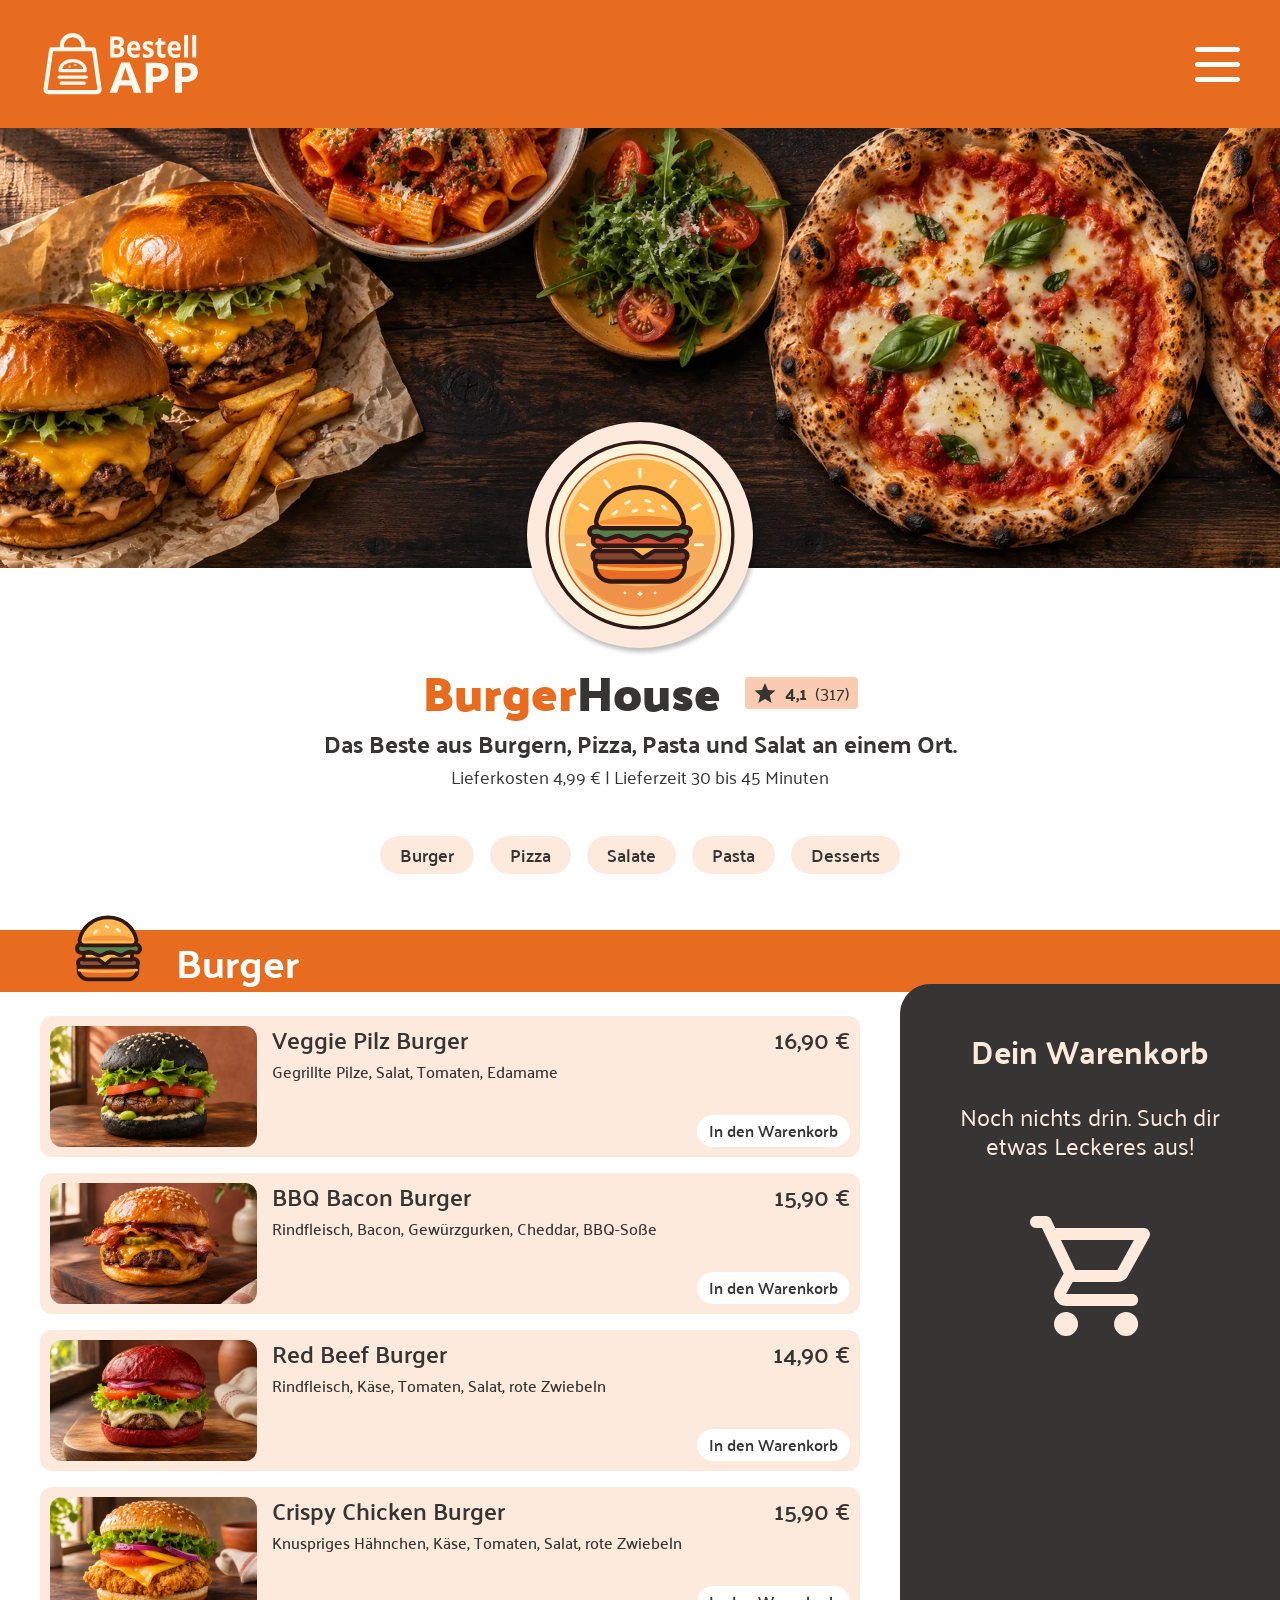
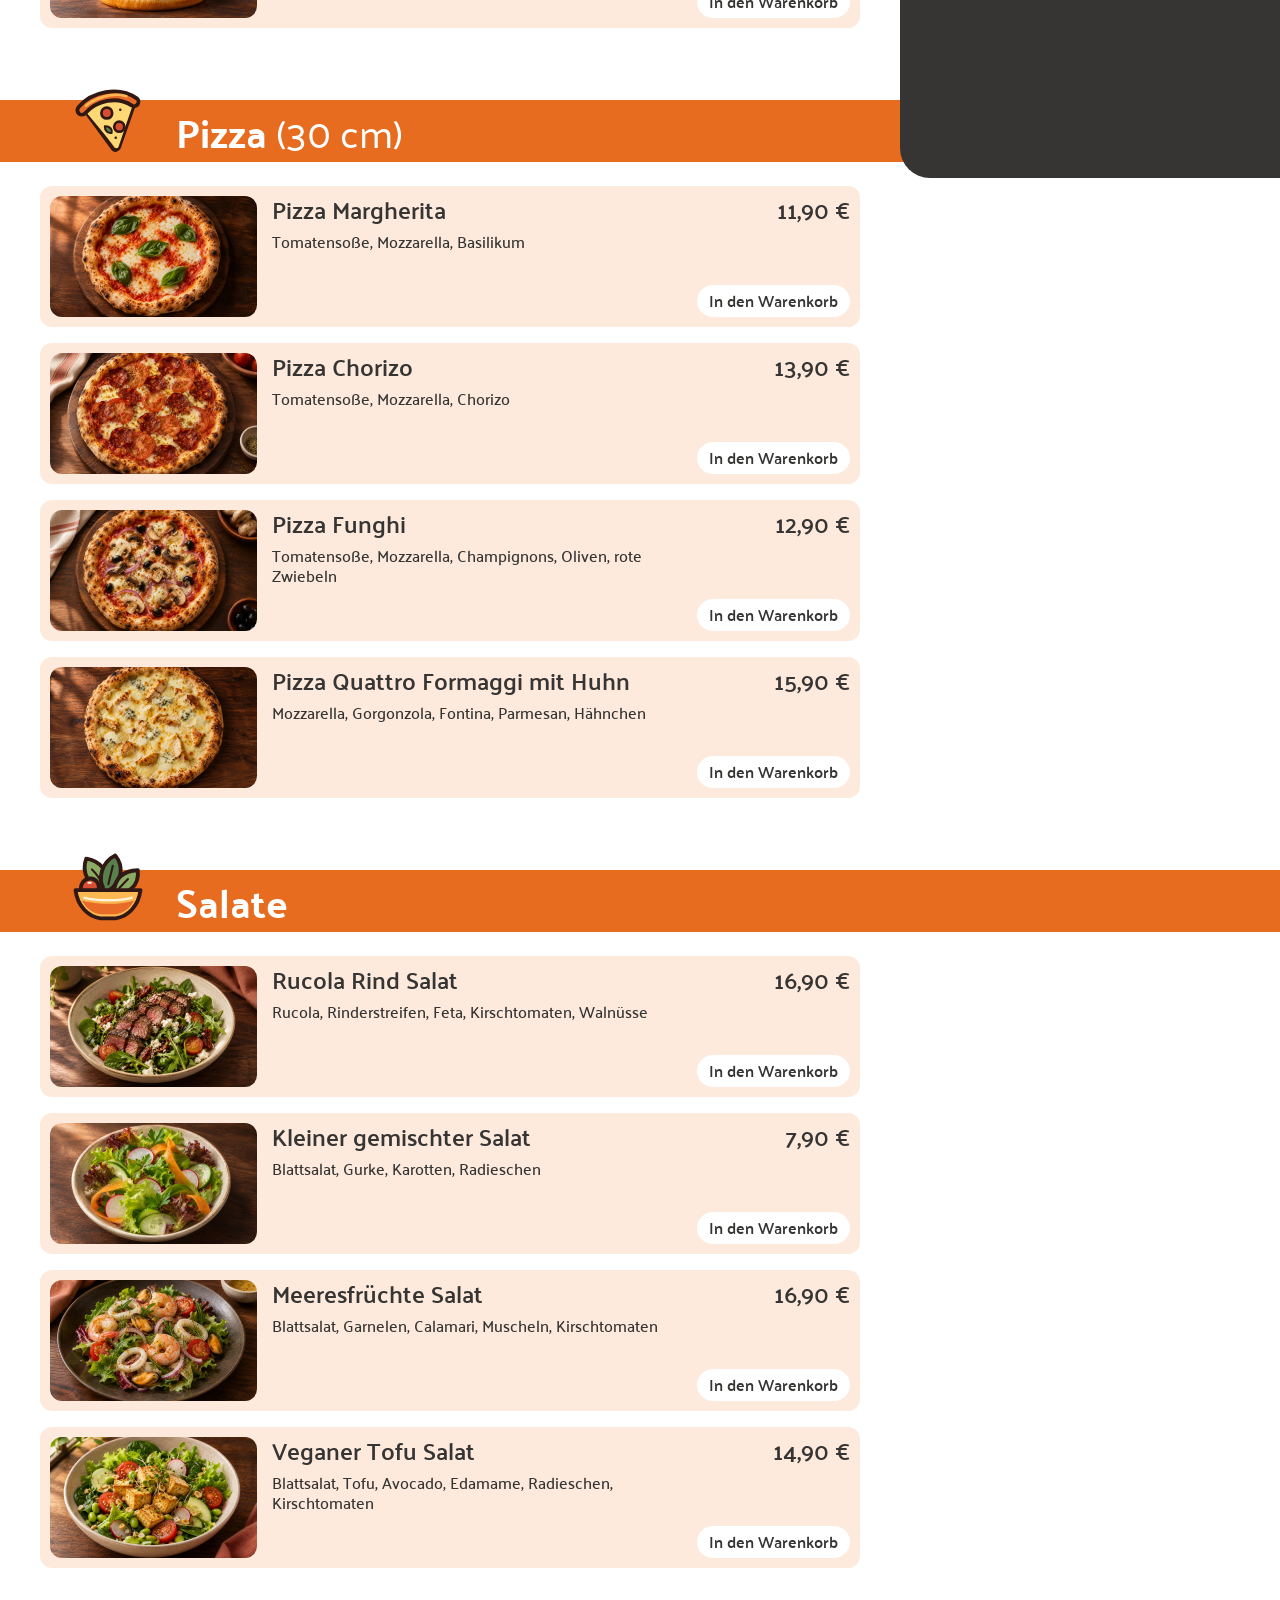
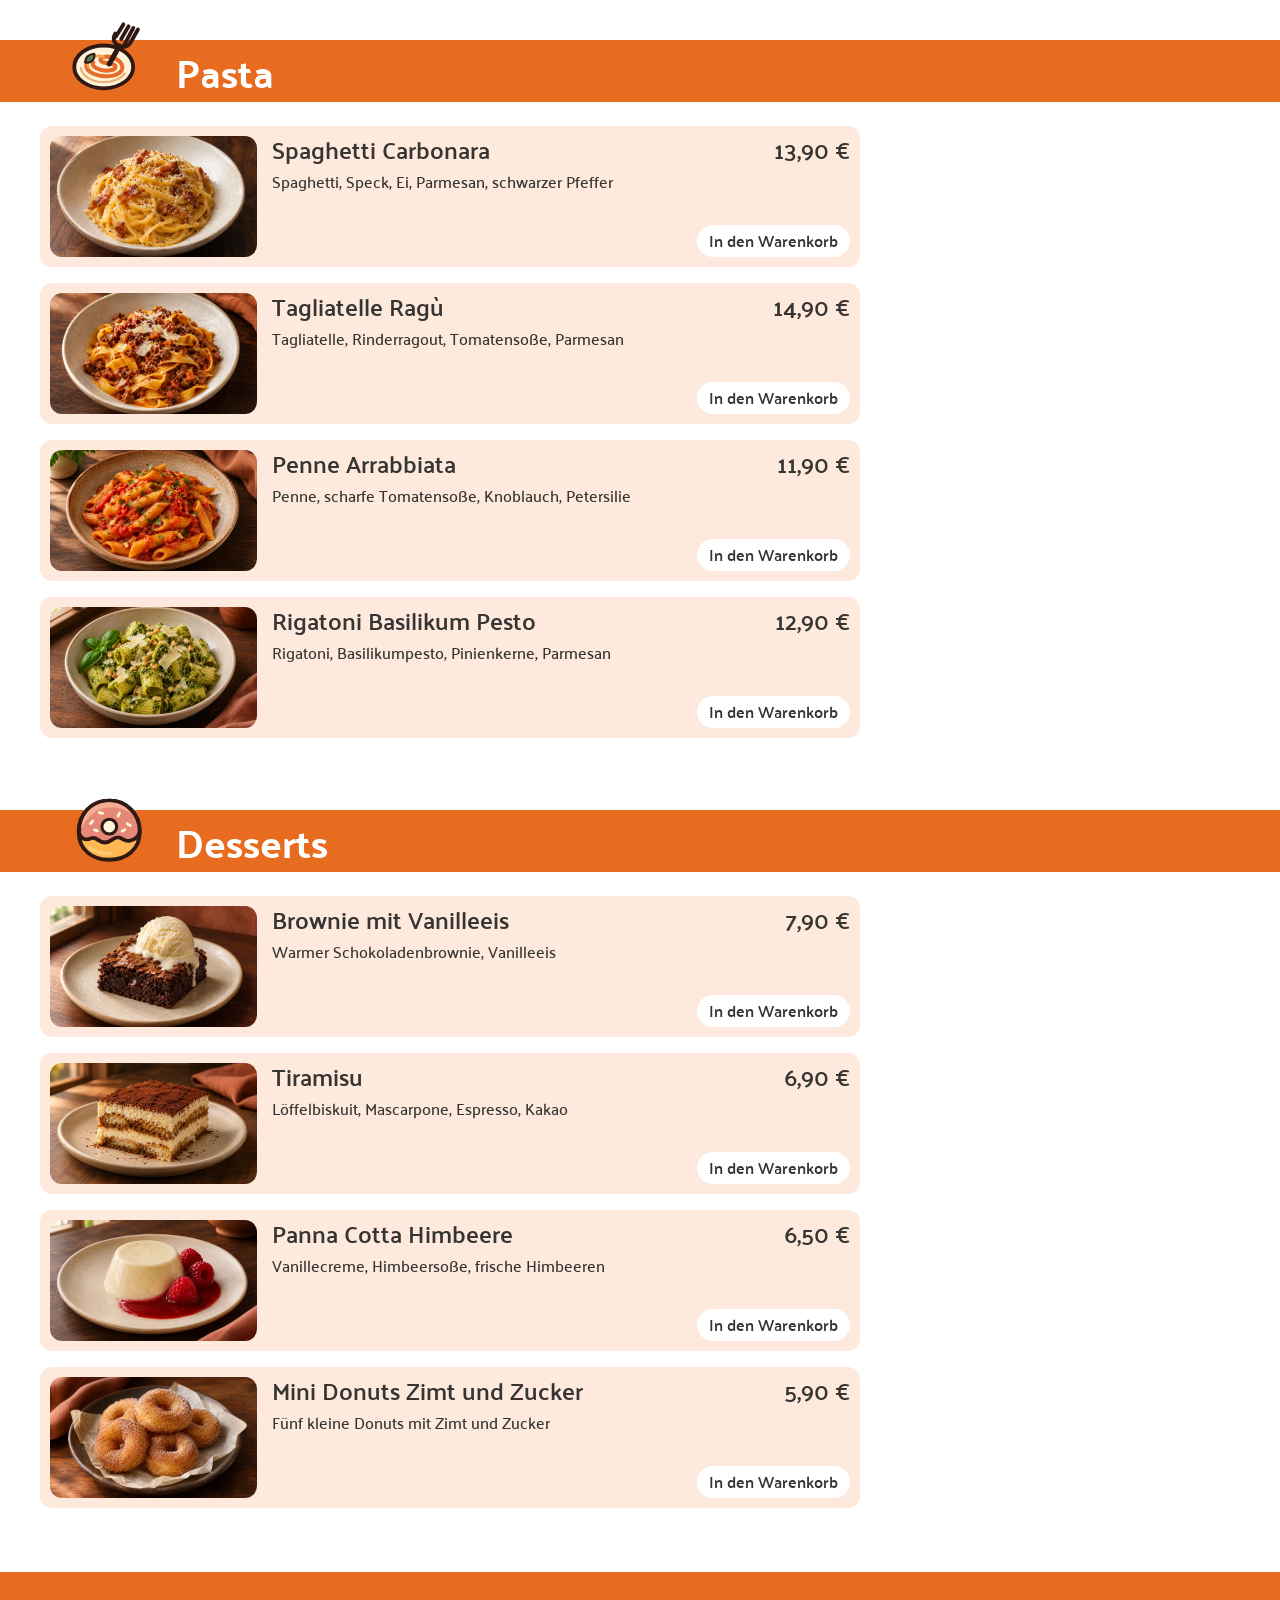
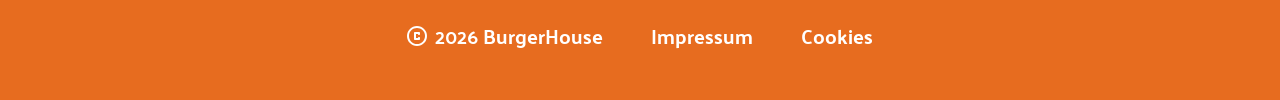
<file: index.html>
<!doctype html>
<html lang="de">
    <head>
        <meta charset="UTF-8" />
        <meta name="viewport" content="width=device-width, initial-scale=1.0" />
        <title>BurgerHouse | Bestell-App</title>
        <link rel="icon" href="./assets/icons/favicon.svg" />

        <script src="./scripts/meals.js"></script>
        <script src="./scripts/templates.js"></script>
        <script src="./script.js"></script>

        <link rel="stylesheet" href="./styles/fonts.css" />
        <link rel="stylesheet" href="./styles/variables.css" />
        <link rel="stylesheet" href="./styles/standard.css" />
        <link rel="stylesheet" href="./style.css" />
        <link rel="stylesheet" href="./styles/basket.css" />
        <link rel="stylesheet" href="./styles/responsive.css" />
    </head>

    <body onload="init()" id="page_top">
        <header class="page_header">
            <div class="content_wrapper header_content">
                <a href="./index.html">
                    <img
                        class="bestellapp_logo"
                        src="./assets/icons/bestellapp_logo.svg"
                        alt="Bestell-App Startseite"
                    />
                </a>
                <!-- placeholder without function, see Figma note -->
                <img
                    class="menu_icon"
                    src="./assets/icons/menu_dummy.svg"
                    alt=""
                />
            </div>
        </header>

        <main>
            <section aria-labelledby="restaurant_name">
                <div class="hero">
                    <img
                        class="hero_desktop"
                        src="./assets/img/burgerhouse_titelbild_desktop.webp"
                        alt="Burger, Pizza, Pasta und Salat auf einem Holztisch"
                    />
                    <img
                        class="hero_mobile"
                        src="./assets/img/burgerhouse_titelbild_mobil.webp"
                        alt="Burger, Pizza und Salat auf einem Holztisch"
                    />
                    <img
                        class="restaurant_logo"
                        src="./assets/icons/burgerhouse_emblem.svg"
                        alt="Logo von BurgerHouse"
                    />
                </div>

                <div class="restaurant_info">
                    <div class="restaurant_title">
                        <h1 id="restaurant_name"><span>Burger</span>House</h1>
                        <p class="rating">
                            <img
                                src="./assets/icons/star.svg"
                                alt="Bewertung"
                            />
                            <strong>4,1</strong> (317)
                        </p>
                    </div>
                    <p class="slogan">
                        Das Beste aus Burgern, Pizza, Pasta und Salat an einem
                        Ort.
                    </p>
                    <p>Lieferkosten 4,99 € | Lieferzeit 30 bis 45 Minuten</p>
                </div>
            </section>

            <nav class="category_navigation" aria-label="Kategorien">
                <!-- renderCategoryLinks() renders the links into this list -->
                <ul id="category_links"></ul>
            </nav>

            <div class="menu">
                <!-- renderCategories() renders the meals into this container -->
                <div id="meal_content"></div>

                <div class="basket_track">
                    <!-- renderBaskets() renders the basket into this section -->
                    <section
                        id="basket_desktop"
                        class="basket"
                        aria-label="Warenkorb"
                    ></section>
                </div>
            </div>
        </main>

        <footer>
            <div class="content_wrapper footer_content">
                <p class="copyright">
                    <img
                        src="./assets/icons/copyright.svg"
                        alt="Copyright"
                        width="20"
                        height="20"
                    />
                    2026 BurgerHouse
                </p>
                <a href="./impressum.html">Impressum</a>
                <a href="./impressum.html#cookies">Cookies</a>
            </div>
        </footer>

        <nav class="mobile_menu" aria-label="Mobiles Menü">
            <ul>
                <li>
                    <a href="#page_top">
                        <img
                            src="./assets/icons/home.svg"
                            alt="Zum Seitenanfang"
                        />
                    </a>
                </li>
                <!-- profile and orders are placeholders, see Figma note -->
                <li><img src="./assets/icons/profile.svg" alt="" /></li>
                <li><img src="./assets/icons/orders.svg" alt="" /></li>
                <li>
                    <button onclick="openDialog('basket_dialog')">
                        <img
                            src="./assets/icons/shopping_cart.svg"
                            alt="Warenkorb öffnen"
                        />
                        <span id="basket_bubble" class="basket_bubble"></span>
                    </button>
                </li>
            </ul>
        </nav>

        <dialog
            id="basket_dialog"
            class="basket_dialog"
            aria-label="Warenkorb"
            onclick="closeDialog('basket_dialog')"
            onclose="unlockScroll()"
        >
            <div class="dialog_content" onclick="event.stopPropagation()">
                <button
                    class="close_button"
                    onclick="closeDialog('basket_dialog')"
                >
                    <img src="./assets/icons/close.svg" alt="Schließen" />
                </button>
                <!-- renderBaskets() renders the basket into this container -->
                <div id="basket_mobile" class="basket"></div>
            </div>
        </dialog>

        <dialog
            id="order_dialog"
            class="order_dialog"
            aria-labelledby="order_title"
            onclick="closeDialog('order_dialog')"
            onclose="unlockScroll()"
        >
            <div class="dialog_content" onclick="event.stopPropagation()">
                <button
                    class="close_button"
                    onclick="closeDialog('order_dialog')"
                >
                    <img src="./assets/icons/close.svg" alt="Schließen" />
                </button>
                <img
                    class="order_icon"
                    src="./assets/icons/burger.svg"
                    alt=""
                />
                <h2 id="order_title">Bestellung bestätigt!</h2>
                <p>Dein Essen ist unterwegs.</p>
                <p class="order_hint">Das war eine Testbestellung.</p>
            </div>
        </dialog>
    </body>
</html>
</file>
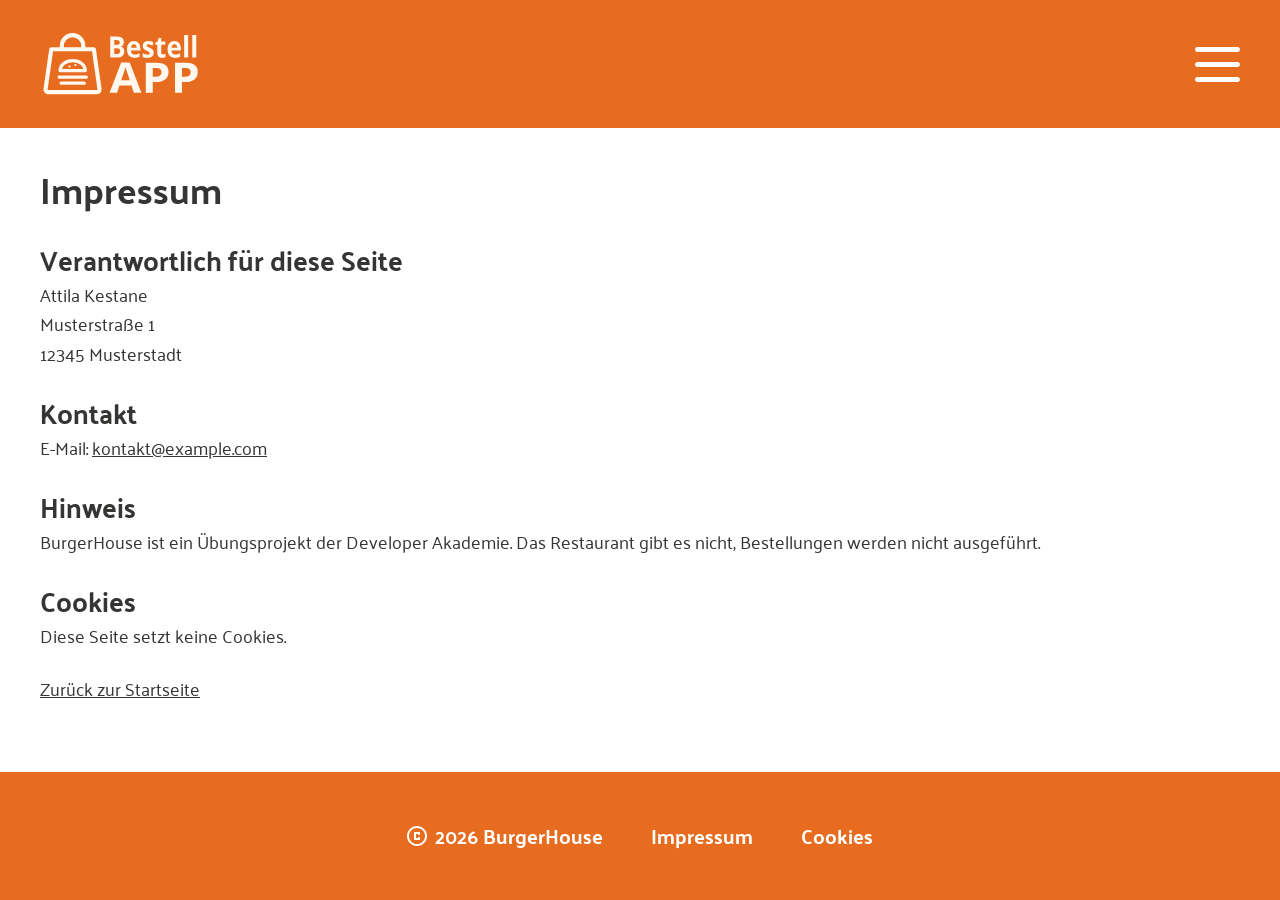
<file: impressum.html>
<!doctype html>
<html lang="de">
    <head>
        <meta charset="UTF-8" />
        <meta name="viewport" content="width=device-width, initial-scale=1.0" />
        <title>Impressum | BurgerHouse</title>
        <link rel="icon" href="./assets/icons/favicon.svg" />

        <link rel="stylesheet" href="./styles/fonts.css" />
        <link rel="stylesheet" href="./styles/variables.css" />
        <link rel="stylesheet" href="./styles/standard.css" />
        <link rel="stylesheet" href="./style.css" />
        <link rel="stylesheet" href="./styles/responsive.css" />
    </head>

    <body>
        <header class="page_header">
            <div class="content_wrapper header_content">
                <a href="./index.html">
                    <img
                        class="bestellapp_logo"
                        src="./assets/icons/bestellapp_logo.svg"
                        alt="Bestell-App Startseite"
                    />
                </a>
                <!-- placeholder without function, see Figma note -->
                <img
                    class="menu_icon"
                    src="./assets/icons/menu_dummy.svg"
                    alt=""
                />
            </div>
        </header>

        <main class="content_wrapper imprint">
            <h1>Impressum</h1>

            <section>
                <h2>Verantwortlich für diese Seite</h2>
                <!-- practice project: real name, example address -->
                <p>Attila Kestane</p>
                <p>Musterstraße 1</p>
                <p>12345 Musterstadt</p>
            </section>

            <section>
                <h2>Kontakt</h2>
                <p>
                    E-Mail:
                    <a href="mailto:kontakt@example.com">kontakt@example.com</a>
                </p>
            </section>

            <section>
                <h2>Hinweis</h2>
                <p>
                    BurgerHouse ist ein Übungsprojekt der Developer Akademie.
                    Das Restaurant gibt es nicht, Bestellungen werden nicht
                    ausgeführt.
                </p>
            </section>

            <section id="cookies">
                <h2>Cookies</h2>
                <p>Diese Seite setzt keine Cookies.</p>
            </section>

            <p><a href="./index.html">Zurück zur Startseite</a></p>
        </main>

        <footer>
            <div class="content_wrapper footer_content">
                <p class="copyright">
                    <img
                        src="./assets/icons/copyright.svg"
                        alt="Copyright"
                        width="20"
                        height="20"
                    />
                    2026 BurgerHouse
                </p>
                <a href="./impressum.html">Impressum</a>
                <a href="./impressum.html#cookies">Cookies</a>
            </div>
        </footer>
    </body>
</html>
</file>
<file: styles/fonts.css>
/* palanquin-100 - latin */
@font-face {
    font-display: swap; /* Check https://developer.mozilla.org/en-US/docs/Web/CSS/@font-face/font-display for other options. */
    font-family: "Palanquin";
    font-style: normal;
    font-weight: 100;
    src: url("../assets/fonts/palanquin-v17-latin-100.woff2") format("woff2"); /* Chrome 36+, Opera 23+, Firefox 39+, Safari 12+, iOS 10+ */
}
/* palanquin-200 - latin */
@font-face {
    font-display: swap; /* Check https://developer.mozilla.org/en-US/docs/Web/CSS/@font-face/font-display for other options. */
    font-family: "Palanquin";
    font-style: normal;
    font-weight: 200;
    src: url("../assets/fonts/palanquin-v17-latin-200.woff2") format("woff2"); /* Chrome 36+, Opera 23+, Firefox 39+, Safari 12+, iOS 10+ */
}
/* palanquin-300 - latin */
@font-face {
    font-display: swap; /* Check https://developer.mozilla.org/en-US/docs/Web/CSS/@font-face/font-display for other options. */
    font-family: "Palanquin";
    font-style: normal;
    font-weight: 300;
    src: url("../assets/fonts/palanquin-v17-latin-300.woff2") format("woff2"); /* Chrome 36+, Opera 23+, Firefox 39+, Safari 12+, iOS 10+ */
}
/* palanquin-regular - latin */
@font-face {
    font-display: swap; /* Check https://developer.mozilla.org/en-US/docs/Web/CSS/@font-face/font-display for other options. */
    font-family: "Palanquin";
    font-style: normal;
    font-weight: 400;
    src: url("../assets/fonts/palanquin-v17-latin-regular.woff2")
        format("woff2"); /* Chrome 36+, Opera 23+, Firefox 39+, Safari 12+, iOS 10+ */
}
/* palanquin-500 - latin */
@font-face {
    font-display: swap; /* Check https://developer.mozilla.org/en-US/docs/Web/CSS/@font-face/font-display for other options. */
    font-family: "Palanquin";
    font-style: normal;
    font-weight: 500;
    src: url("../assets/fonts/palanquin-v17-latin-500.woff2") format("woff2"); /* Chrome 36+, Opera 23+, Firefox 39+, Safari 12+, iOS 10+ */
}
/* palanquin-600 - latin */
@font-face {
    font-display: swap; /* Check https://developer.mozilla.org/en-US/docs/Web/CSS/@font-face/font-display for other options. */
    font-family: "Palanquin";
    font-style: normal;
    font-weight: 600;
    src: url("../assets/fonts/palanquin-v17-latin-600.woff2") format("woff2"); /* Chrome 36+, Opera 23+, Firefox 39+, Safari 12+, iOS 10+ */
}
/* palanquin-700 - latin */
@font-face {
    font-display: swap; /* Check https://developer.mozilla.org/en-US/docs/Web/CSS/@font-face/font-display for other options. */
    font-family: "Palanquin";
    font-style: normal;
    font-weight: 700;
    src: url("../assets/fonts/palanquin-v17-latin-700.woff2") format("woff2"); /* Chrome 36+, Opera 23+, Firefox 39+, Safari 12+, iOS 10+ */
}
/* palanquin-dark-regular - latin */
@font-face {
    font-display: swap; /* Check https://developer.mozilla.org/en-US/docs/Web/CSS/@font-face/font-display for other options. */
    font-family: "Palanquin Dark";
    font-style: normal;
    font-weight: 400;
    src: url("../assets/fonts/palanquin-dark-v17-latin-regular.woff2")
        format("woff2"); /* Chrome 36+, Opera 23+, Firefox 39+, Safari 12+, iOS 10+ */
}
/* palanquin-dark-500 - latin */
@font-face {
    font-display: swap; /* Check https://developer.mozilla.org/en-US/docs/Web/CSS/@font-face/font-display for other options. */
    font-family: "Palanquin Dark";
    font-style: normal;
    font-weight: 500;
    src: url("../assets/fonts/palanquin-dark-v17-latin-500.woff2")
        format("woff2"); /* Chrome 36+, Opera 23+, Firefox 39+, Safari 12+, iOS 10+ */
}
/* palanquin-dark-600 - latin */
@font-face {
    font-display: swap; /* Check https://developer.mozilla.org/en-US/docs/Web/CSS/@font-face/font-display for other options. */
    font-family: "Palanquin Dark";
    font-style: normal;
    font-weight: 600;
    src: url("../assets/fonts/palanquin-dark-v17-latin-600.woff2")
        format("woff2"); /* Chrome 36+, Opera 23+, Firefox 39+, Safari 12+, iOS 10+ */
}
/* palanquin-dark-700 - latin */
@font-face {
    font-display: swap; /* Check https://developer.mozilla.org/en-US/docs/Web/CSS/@font-face/font-display for other options. */
    font-family: "Palanquin Dark";
    font-style: normal;
    font-weight: 700;
    src: url("../assets/fonts/palanquin-dark-v17-latin-700.woff2")
        format("woff2"); /* Chrome 36+, Opera 23+, Firefox 39+, Safari 12+, iOS 10+ */
}
</file>
<file: styles/variables.css>
/* ===== Variables ===== */
:root {
    --color-primary: #e76c1f;
    --color-primary-dark: #b34b0b;
    --color-on-primary: #ffffff;
    --color-background: #ffffff;
    --color-card: #fdeadc;
    --color-rating: #f9cbb0;
    --color-text: #363534;
    --color-basket: #363534;
    --color-on-basket: #fdeadc;
    --radius: 12px;
    --radius-basket-item: 20px;
    --radius-large: 30px;
    --spacing: 16px;
    --spacing-small: 8px;
    --content-width: 1440px;
    --content-padding: 120px;
    --basket-width: 435px;
    --headline-height: 60px;
    --headline-overhang: 32px;
    --shadow: 2px 4px 4px rgba(0, 0, 0, 0.25);
}
</file>
<file: styles/standard.css>
/* ===== Standard ===== */
* {
    box-sizing: border-box;
    margin: 0;
    padding: 0;
}

html {
    scroll-behavior: smooth;
}

img {
    max-width: 100%;
}

button {
    cursor: pointer;
    border: none;
    font: inherit;
    color: inherit;
    background-color: transparent;
}

a {
    color: inherit;
}

ul {
    list-style: none;
}

a:focus-visible,
button:focus-visible {
    outline: 3px solid var(--color-primary-dark);
    outline-offset: 2px;
}

/* ===== Helper classes ===== */
.d_none {
    display: none;
}

.no_scroll {
    overflow: hidden;
}
</file>
<file: style.css>
body {
    display: flex;
    flex-direction: column;
    min-height: 100dvh;
    font-family: "Palanquin", sans-serif;
    font-size: 18px;
    line-height: 1.2;
    color: var(--color-text);
    background-color: var(--color-background);
}

/* ===== Content limitation ===== */
.content_wrapper {
    width: 100%;
    max-width: var(--content-width);
    margin: 0 auto;
    padding: var(--spacing) var(--content-padding);
}

/* ========================================
   HEADER
======================================== */

.page_header {
    color: var(--color-on-primary);
    background-color: var(--color-primary);
}

.header_content {
    display: flex;
    justify-content: space-between;
    align-items: center;
    min-height: 128px;
}

.bestellapp_logo {
    display: block;
    width: 160px;
}
/* ========================================
   MAIN CONTENT
======================================== */
main {
    flex: 1;
}

/* ===== Restaurant ===== */
.hero {
    position: relative;
    max-width: var(--content-width);
    margin: 0 auto;
}

.hero_desktop,
.hero_mobile {
    display: block;
    width: 100%;
    height: 440px;
    object-fit: cover;
}

.hero_mobile {
    display: none;
}

.restaurant_logo {
    position: absolute;
    left: 50%;
    bottom: -80px;
    transform: translateX(-50%);
    width: 226px;
    height: 226px;
    padding: 13px;
    border-radius: 50%;
    background-color: var(--color-card);
    box-shadow: var(--shadow);
}

.restaurant_info {
    display: flex;
    flex-direction: column;
    align-items: center;
    gap: var(--spacing-small);
    padding: 96px var(--spacing) 40px;
    text-align: center;
}

.restaurant_title {
    display: flex;
    align-items: center;
    gap: 24px;
}

.restaurant_title h1 {
    font-family: "Palanquin Dark", sans-serif;
    font-size: 48px;
    font-weight: 700;
}

.restaurant_title h1 span {
    color: var(--color-primary);
}

.rating {
    display: flex;
    align-items: center;
    gap: var(--spacing-small);
    padding: 4px var(--spacing-small);
    border-radius: 4px;
    background-color: var(--color-rating);
}

.slogan {
    font-size: 24px;
    font-weight: 700;
}

/* ===== Category navigation ===== */
.category_navigation ul {
    display: flex;
    flex-wrap: wrap;
    justify-content: center;
    gap: var(--spacing);
    padding: var(--spacing-small) var(--spacing);
}

.category_navigation a {
    display: block;
    padding: var(--spacing-small) 20px;
    border-radius: var(--radius-large);
    font-weight: 600;
    text-decoration: none;
    background-color: var(--color-card);
}

.category_navigation a:hover {
    box-shadow: var(--shadow);
}

/* ===== Menu ===== */
.menu {
    position: relative;
    padding-bottom: 40px;
}

/* ===== Category ===== */
.category {
    padding-top: calc(var(--headline-overhang) + var(--spacing));
}

.category_headline {
    color: var(--color-on-primary);
    background-color: var(--color-primary);
}

.category_headline_content {
    display: flex;
    align-items: flex-end;
    gap: 24px;
    max-width: var(--content-width);
    margin: 0 auto;
    padding: 0 var(--content-padding) 0 170px;
}

.category_headline_content img {
    width: 88px;
    height: 88px;
    margin-top: calc(var(--headline-overhang) * -1);
}

.category_headline_content h2 {
    font-size: 40px;
    font-weight: 700;
    line-height: var(--headline-height);
}

.category_headline_content span {
    font-weight: 400;
}

.meal_list {
    display: flex;
    flex-direction: column;
    gap: var(--spacing);
    max-width: var(--content-width);
    margin: 0 auto;
    padding: 24px calc(var(--basket-width) + 172px) 24px var(--content-padding);
}

/* ===== Meal card ===== */
.meal_card {
    display: flex;
    gap: 15px;
    padding: 10px;
    border-radius: var(--radius);
    background-color: var(--color-card);
}

.meal_card:hover {
    box-shadow: var(--shadow);
}

.meal_card img {
    width: 207px;
    height: 121px;
    border-radius: var(--radius);
    object-fit: cover;
}

.meal_text {
    display: flex;
    flex: 1;
    flex-direction: column;
    gap: var(--spacing-small);
}

.meal_text h3 {
    font-size: 24px;
    font-weight: 600;
}

.meal_text p {
    font-size: 16px;
    font-weight: 500;
}

.meal_order {
    display: flex;
    flex-direction: column;
    justify-content: space-between;
    align-items: flex-end;
}

.price {
    font-size: 24px;
    font-weight: 600;
    white-space: nowrap;
}

.add_button {
    padding: 6px 12px;
    border-radius: 20px;
    font-size: 16px;
    font-weight: 600;
    white-space: nowrap;
    background-color: var(--color-background);
}

.add_button:hover {
    color: var(--color-primary-dark);
    box-shadow: var(--shadow);
}

.add_button.added {
    color: var(--color-primary-dark);
}

/* ========================================
   FOOTER
======================================== */

footer {
    color: var(--color-on-primary);
    background-color: var(--color-primary);
}

.footer_content {
    display: flex;
    flex-wrap: wrap;
    justify-content: center;
    align-items: center;
    gap: 16px 48px;
    min-height: 128px;
    font-size: 20px;
    font-weight: 700;
}

.footer_content a {
    text-decoration: none;
}

.footer_content a:hover {
    text-decoration: underline;
}

.copyright {
    display: flex;
    align-items: center;
    gap: var(--spacing-small);
}

/* ========================================
   IMPRINT
======================================== */

.imprint {
    display: flex;
    flex-direction: column;
    gap: 32px;
    padding-top: 40px;
    padding-bottom: 40px;
}

.imprint section {
    display: flex;
    flex-direction: column;
    gap: var(--spacing-small);
}
</file>
<file: styles/basket.css>
/* ========================================
   DESKTOP BASKET
======================================== */

/* The track is as high as the menu. Inside of it the basket is sticky. */
.basket_track {
    position: absolute;
    top: calc(var(--headline-overhang) + var(--spacing) + 54px);
    bottom: 40px;
    right: max(0px, calc(50% - var(--content-width) / 2));
    width: var(--basket-width);
}

.basket_track .basket {
    position: sticky;
    top: var(--spacing);
    height: 794px;
    max-height: calc(100dvh - 32px);
    padding: 48px 32px 40px;
    border-radius: var(--radius-large) 0 0 var(--radius-large);
    background-color: var(--color-basket);
}

/* ========================================
   BASKET CONTENT
======================================== */

.basket {
    display: flex;
    flex-direction: column;
    gap: 32px;
    color: var(--color-on-basket);
}

.basket h2 {
    font-size: 32px;
    font-weight: 700;
    text-align: center;
}

.basket_empty,
.basket.is_empty .basket_filled {
    display: none;
}

.basket.is_empty .basket_empty {
    display: flex;
    flex-direction: column;
    align-items: center;
    gap: 56px;
    font-size: 24px;
    text-align: center;
}

.basket_filled {
    display: flex;
    flex: 1;
    flex-direction: column;
    gap: 24px;
    min-height: 0;
}

/* ===== Items ===== */
.basket_items {
    display: flex;
    flex: 1;
    flex-direction: column;
    gap: 10px;
    min-height: 0;
    padding-right: var(--spacing-small);
    overflow-y: auto;
    scrollbar-color: var(--color-rating) var(--color-basket);
}

.basket_item {
    display: flex;
    flex-direction: column;
    flex-shrink: 0;
    gap: var(--spacing-small);
    padding: var(--spacing) 20px;
    border-radius: var(--radius-basket-item);
    color: var(--color-text);
    background-color: var(--color-card);
}

.basket_item h3 {
    font-size: 20px;
    font-weight: 700;
}

.basket_item .price {
    font-size: 20px;
}

.basket_item_row {
    display: flex;
    justify-content: space-between;
    align-items: center;
    gap: var(--spacing);
}

.basket_amount {
    display: flex;
    align-items: center;
    font-weight: 600;
}

.basket_amount span {
    min-width: 3ch;
    text-align: center;
}

.basket_button {
    display: flex;
    justify-content: center;
    align-items: center;
    width: 32px;
    height: 32px;
    border-radius: 50%;
    font-size: 24px;
    font-weight: 600;
}

.basket_button.d_none {
    display: none;
}

.basket_button:hover {
    background-color: var(--color-rating);
}

/* ===== Sums ===== */
.basket_sums {
    display: flex;
    flex-direction: column;
    gap: var(--spacing-small);
    color: var(--color-on-primary);
}

.basket_sums p {
    display: flex;
    justify-content: space-between;
    padding: 0 var(--spacing-small);
}

.basket_sums .total {
    padding-top: 12px;
    border-top: 2px solid var(--color-on-primary);
    font-size: 20px;
}

.buy_button {
    margin-top: var(--spacing);
    padding: 12px var(--spacing);
    border-radius: var(--radius-large);
    font-size: 24px;
    font-weight: 700;
    background-color: var(--color-primary);
}

.buy_button:hover {
    color: var(--color-primary-dark);
    background-color: var(--color-card);
}

/* ========================================
   DIALOGS
======================================== */

dialog {
    border: none;
    color: var(--color-on-basket);
    background-color: var(--color-basket);
}

dialog::backdrop {
    background-color: rgba(0, 0, 0, 0.5);
}

.close_button {
    align-self: flex-end;
    display: flex;
    justify-content: center;
    align-items: center;
    width: 40px;
    height: 40px;
    border-radius: 50%;
}

.close_button:focus-visible,
.buy_button:focus-visible {
    outline-color: var(--color-on-basket);
}

/* ===== Mobile basket ===== */
.basket_dialog {
    width: 100%;
    max-width: 480px;
    max-height: 90dvh;
    margin: auto auto 0;
    border-radius: var(--radius-large) var(--radius-large) 0 0;
    animation: slide_in 0.3s ease-out;
}

.basket_dialog .dialog_content {
    display: flex;
    flex-direction: column;
    max-height: 90dvh;
    padding: var(--spacing) 24px 32px;
}

.basket_dialog .basket {
    gap: 24px;
    min-height: 0;
}

.basket_dialog .basket_items {
    max-height: 330px;
}

@keyframes slide_in {
    from {
        transform: translateY(100%);
    }

    to {
        transform: translateY(0);
    }
}

/* ===== Order confirmation ===== */
.order_dialog {
    width: 426px;
    max-width: 90vw;
    margin: auto;
    border-radius: var(--radius-large);
}

.order_dialog .dialog_content {
    display: flex;
    flex-direction: column;
    align-items: center;
    gap: var(--spacing-small);
    padding: 24px 32px 40px;
    text-align: center;
}

.order_icon {
    width: 88px;
}

.order_dialog h2 {
    font-size: 32px;
    font-weight: 700;
}

.order_dialog p {
    font-size: 24px;
    font-weight: 600;
}

.order_dialog .order_hint {
    font-size: 18px;
    font-weight: 400;
}

/* ========================================
   MOBILE MENU
======================================== */

.mobile_menu {
    display: none;
    position: sticky;
    bottom: 0;
    background-color: var(--color-basket);
}

.mobile_menu ul {
    display: flex;
    justify-content: space-around;
    align-items: center;
    height: 78px;
}

.mobile_menu img {
    display: block;
    width: 32px;
    height: 32px;
}

.mobile_menu a,
.mobile_menu button {
    display: block;
    position: relative;
    padding: var(--spacing-small);
}

.mobile_menu a:focus-visible,
.mobile_menu button:focus-visible {
    outline-color: var(--color-on-basket);
}

.basket_bubble {
    position: absolute;
    top: -4px;
    right: -8px;
    min-width: 26px;
    padding: 0 6px;
    border-radius: 13px;
    font-size: 16px;
    font-weight: 700;
    line-height: 26px;
    text-align: center;
    color: var(--color-on-primary);
    background-color: var(--color-primary-dark);
}
</file>
<file: styles/responsive.css>
/* ========================================
   RESPONSIVE DESIGN
======================================== */

@media (max-width: 1300px) {
    :root {
        --content-padding: 40px;
        --basket-width: 380px;
    }

    .category_headline_content {
        padding-left: 64px;
    }

    .meal_list {
        padding-right: calc(var(--basket-width) + 40px);
    }
}

/* From here on the basket opens as a dialog. */
@media (max-width: 1024px) {
    .basket_track,
    .menu_icon {
        display: none;
    }

    .mobile_menu {
        display: block;
    }

    .meal_list {
        padding-right: var(--content-padding);
    }
}

@media (max-width: 700px) {
    :root {
        --content-padding: 16px;
        --headline-overhang: 40px;
    }

    .header_content {
        min-height: 80px;
    }

    .bestellapp_logo {
        width: 115px;
    }

    .hero {
        margin: var(--spacing);
    }

    .hero_desktop {
        display: none;
    }

    .hero_mobile {
        display: block;
        height: auto;
        aspect-ratio: 1 / 1;
        border-radius: var(--radius);
    }

    .restaurant_logo {
        bottom: -73px;
        width: 146px;
        height: 146px;
    }

    .restaurant_info {
        padding-top: 88px;
        padding-bottom: 24px;
    }

    .restaurant_title {
        flex-direction: column-reverse;
        gap: var(--spacing);
    }

    .restaurant_title h1 {
        font-size: 40px;
    }

    .slogan {
        font-size: 20px;
    }

    .category_headline_content {
        flex-direction: column;
        align-items: center;
        gap: 0;
        padding: 0 var(--content-padding);
    }

    .category_headline_content img {
        width: 56px;
        height: 56px;
    }

    .category_headline_content h2 {
        font-size: 28px;
        line-height: 44px;
    }

    .meal_list {
        gap: 20px;
    }

    .meal_card {
        flex-direction: column;
    }

    .meal_card img {
        width: 100%;
    }

    .meal_order {
        flex-direction: row;
        align-items: center;
    }

    .footer_content {
        flex-direction: column;
    }

    .copyright {
        order: 1;
    }
}

@media (max-width: 400px) {
    .add_button {
        padding: 6px 8px;
    }

    .basket_dialog .dialog_content {
        padding-left: var(--spacing);
        padding-right: var(--spacing);
    }

    .buy_button {
        font-size: 20px;
    }
}
</file>
